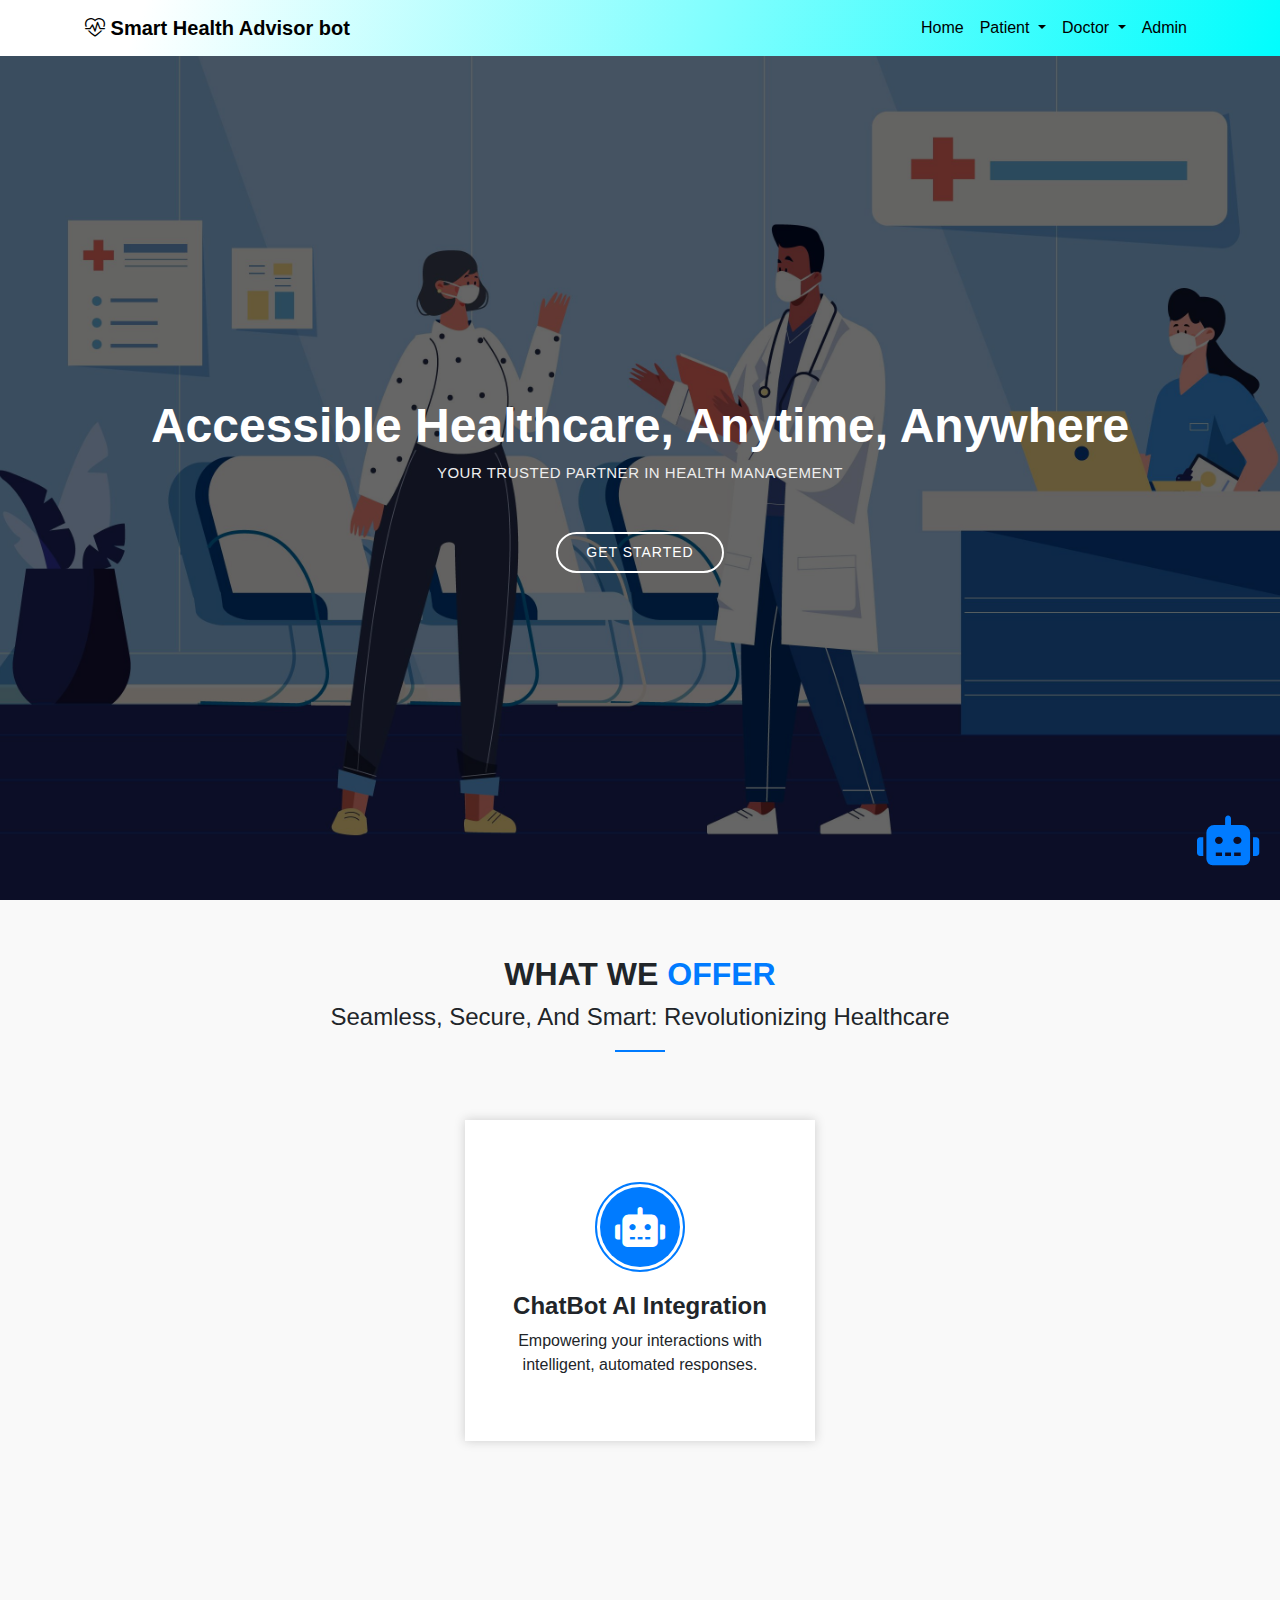
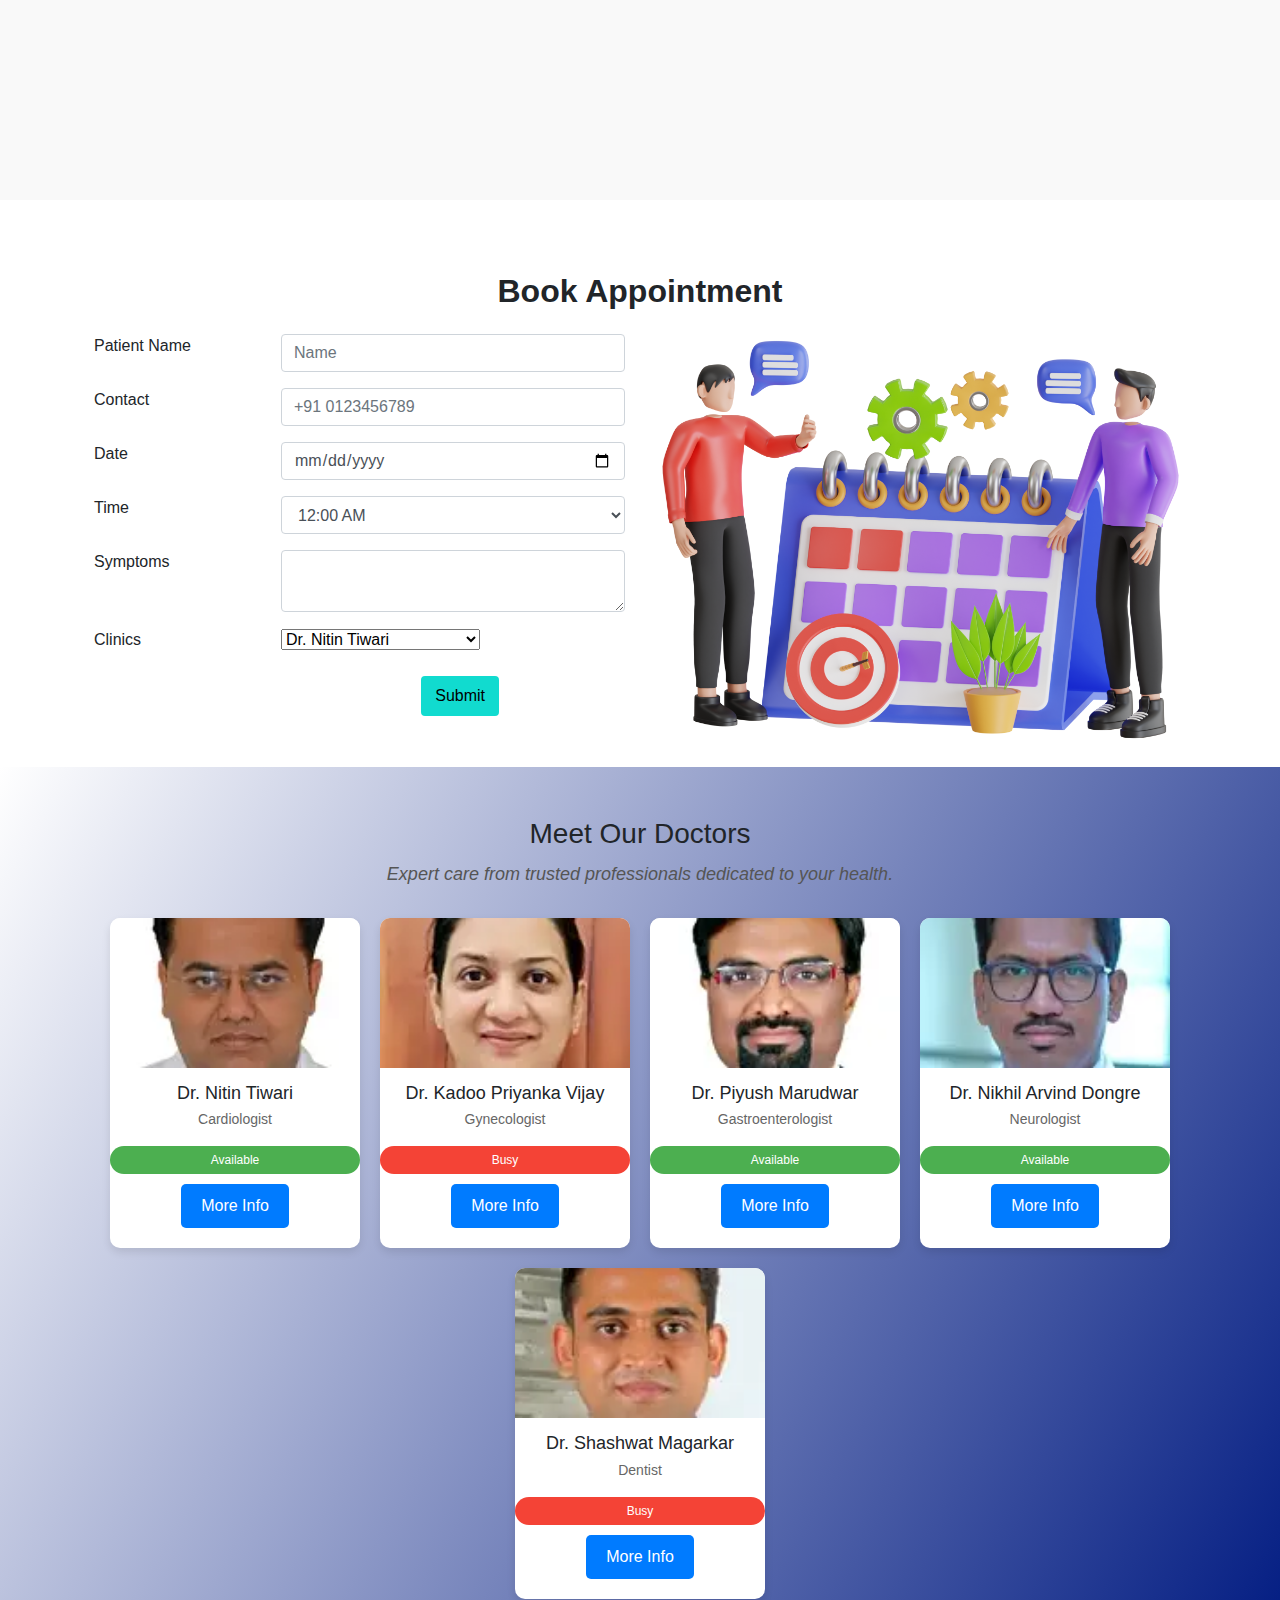
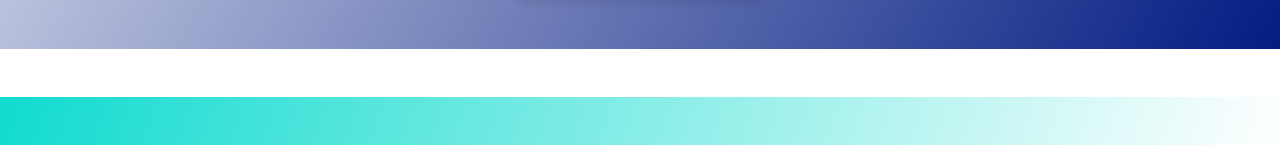
<file: app/static/index1.html>
<!doctype html>
<html lang="en">
<head>
    <title></title>
    <!-- Required meta tags -->
    <meta charset="utf-8">
    <meta name="viewport" content="width=device-width, initial-scale=1, shrink-to-fit=no">
    <link rel="icon" href="favicon.ico" type="image/x-icon">
    <!-- For PNG format -->
    <!-- <link rel="icon" href="img/logo.png" type="image/png"> -->
    <link rel="stylesheet" href="main.css">

    <!-- Bootstrap CSS -->
    <link rel="stylesheet" href="https://stackpath.bootstrapcdn.com/bootstrap/4.3.1/css/bootstrap.min.css" integrity="sha384-ggOyR0iXCbMQv3Xipma34MD+dH/1fQ784/j6cY/iJTQUOhcWr7x9JvoRxT2MZw1T" crossorigin="anonymous">
    <link rel="stylesheet" href="https://cdnjs.cloudflare.com/ajax/libs/font-awesome/6.0.0-beta3/css/all.min.css">
       <!-- Bootstrap Icons -->
    <link href="https://cdn.jsdelivr.net/npm/bootstrap-icons@1.11.3/font/bootstrap-icons.css" rel="stylesheet">

</head>
<body>
    <nav class="navbar navbar-expand-lg nav-back fixed-top" id="mainNav"> 
        
        <div class="container">
            <a class="navbar-brand" href="index.html">
            <!-- <i class="bi bi-robot text-primary me-2" style="font-size: 1.2rem;"></i> -->
                 <i class="bi bi-heart-pulse healthcare-icon"></i>
                <b><span>Smart Health Advisor bot</span></b>
            </a>
            <button class="navbar-toggler navbar-toggler-right" type="button"
            data-toggle="collapse" data-target="#navbarResponsive" 
            aria-controls="navbarResponsive" aria-expanded="false" 
            aria-label="Toggle navigation">
                <i class="fas fa-syringe fa-2x"></i>
            </button>
            <div class="collapse navbar-collapse" id="navbarResponsive">
                <ul class="navbar-nav ml-auto">
                    <li class="nav-item"><a class="nav-link" href="index.html">Home</a></li>
                    <li class="nav-item dropdown">
                        <a class="nav-link dropdown-toggle" href="#" id="navbarDropdownPatient" role="button" aria-haspopup="true" aria-expanded="false">
                            Patient
                        </a>
                        <div class="dropdown-menu" aria-labelledby="navbarDropdownPatient">
                            <a class="dropdown-item" href="patient_auth/login.html">Login</a>
                            <a class="dropdown-item" href="patient_auth/signup.html">Sign Up</a>
                        </div>
                    </li>
                    <li class="nav-item dropdown">
                        <a class="nav-link dropdown-toggle" href="#" id="navbarDropdownDoctor" role="button" aria-haspopup="true" aria-expanded="false">
                            Doctor
                        </a>
                        <div class="dropdown-menu" aria-labelledby="navbarDropdownDoctor">
                            <a class="dropdown-item" href="#">Login</a>
                            <a class="dropdown-item" href="#">Sign Up</a>
                        </div>
                    </li>
                    <li class="nav-item"><a class="nav-link" href="Appoint_Manage/admin-login.html">Admin</a></li>
                    <!-- <li class="nav-item"><a class="nav-link" href="team.html">Our Team</a></li> -->
                </ul>
            </div>
        </div>
    </nav>
    
   
    <!-- End Header -->    

    <div id="chatbot-container">
        <div id="chatbot-icon" onclick="toggleIframe()">
            <i class="fas fa-robot"></i>
        </div>
        <div id="chatbot-iframe" class="hidden">
            <button id="close-btn" onclick="closeIframe()">
                <i class="fas fa-times"></i>
            </button>
            <iframe width="350" height="430" allow="microphone;" src="https://console.dialogflow.com/api-client/demo/embedded/74caca84-8445-4822-8771-140fe03da8f0"></iframe>
        </div>
    </div>

    <!-- ======= Hero Section ======= -->
    <section id="hero" class="d-flex align-items-center">
        <div class="container text-center position-relative">
            <h1>Accessible Healthcare, Anytime, Anywhere</h1>
            <h2>Your Trusted Partner in Health Management</h2>

            <a href="#services" class="main-btn">Get Started</a>
        </div>
    </section>
    <!-- End Hero -->
<!-- What we offer section -->
<section class="we-offer-area text-center bg-gray">
    <div class="container">
        <div class="row">
            <div class="col-md-12">
                <div class="site-heading text-center" id="services">
                    <h2>What we <span>Offer</span></h2>
                    <h4>Seamless, Secure, and Smart: Revolutionizing Healthcare</h4>
                </div>
            </div>
        </div>
            <div class="row our-offer-items less-carousel justify-content-center">
                <!-- Single Item -->
                <div class="col-md-4 col-sm-6 equal-height">
                    <a class="offer-link" href="https://ai-health-indol.vercel.app/" target="" rel="noopener noreferrer">
                        <div class="item">
                            <i class="fas fa-robot"></i>
                            <h4>ChatBot AI Integration</h4>
                            <p>
                                Empowering your interactions with intelligent, automated responses.
                            </p>
                        </div>
                    </a>
                </div>
                <!-- End Single Item -->
            </div>
    </div>
</section>
<!-- what we offer end -->
    <!-- Start Appointment Section -->
    <div class="container mt-4 p-4">
        <h2 class="text-center my-4"><b>Book Appointment</b></h2>
        <div class="row">
            <div class="col-md-6">
                <form id="appointment-form">
                    <div class="form-group row">
                        <label class="col-sm-4 col-lg-4">Patient Name</label>
                        <div class="col-sm-8 col-lg-8">
                            <input type="text" id="patient-name" class="form-control" placeholder="Name" required>
                        </div>
                    </div>
                    <div class="form-group row">
                        <label class="col-sm-4 col-lg-4">Contact</label>
                        <div class="col-sm-8 col-lg-8">
                            <input type="tel" id="contact" class="form-control" placeholder="+91 0123456789" required>
                        </div>
                    </div>
                    <div class="form-group row">
                        <label class="col-sm-4 col-lg-4">Date</label>
                        <div class="col-sm-8 col-lg-8">
                            <input type="date" id="date" class="form-control" required>
                        </div>
                    </div>
                    <div class="form-group row">
                        <label class="col-sm-4 col-lg-4">Time</label>
                        <div class="col-sm-8 col-lg-8">
                            <select id="time" class="form-control" required></select>
                        </div>
                    </div>
                    <div class="form-group row">
                        <label class="col-sm-4 col-lg-4">Symptoms</label>
                        <div class="col-sm-8 col-lg-8">
                            <textarea id="symptoms" class="form-control" required></textarea>
                        </div>
                    </div>
                    <div class="form-group row">
                        <label class="col-sm-4 col-lg-4">Clinics</label>
                        <div class="col-sm-8 col-lg-8">
                            <select name="doctors" id="clinics">Clinics
                                <option value="Dr. Nitin Tiwari">Dr. Nitin Tiwari</option>
                                <option value="Dr. Kadoo Priyanka Vijay">Dr. Kadoo Priyanka Vijay</option>
                                <option value="Dr. Piyush Marudwar">Dr. Piyush Marudwar</option>
                                <option value="Dr. Nikhil Arvind Dongre">Dr. Nikhil Arvind Dongre</option>
                                <option value="Dr. Shashwat Magarkar">Dr. Shashwat Magarkar</option>
                            </select>
                        </div>
                    </div>
                    <div class="form-group row justify-content-end">
                        <div class="col-sm-5">
                            <button type="submit" class="btn btn-form">Submit</button>
                        </div>
                    </div>
                </form>
            </div>
            <div class="col-md-6 d-flex align-items-center justify-content-center">
                <img src="img/appoint.png" alt="Appointment Image" class="img-fluid">
            </div>
        </div>
    </div>
    
    

    <script>
        document.addEventListener('DOMContentLoaded', function() {
            const dateInput = document.getElementById('date');
            const today = new Date().toISOString().split('T')[0];
            dateInput.setAttribute('min', today);

            dateInput.addEventListener('change', populateTimeOptions);

            function populateTimeOptions() {
                const timeInput = document.getElementById('time');
                timeInput.innerHTML = '';

                const selectedDate = new Date(dateInput.value);
                const now = new Date();

                let startHour, startMinute;

                if (selectedDate.toDateString() === now.toDateString()) {
                    startHour = now.getHours();
                    startMinute = now.getMinutes();

                    if (startMinute > 0 && startMinute <= 30) {
                        startMinute = 30;
                    } else if (startMinute > 30) {
                        startMinute = 0;
                        startHour += 1;
                    }
                } else {
                    startHour = 0;
                    startMinute = 0;
                }

                for (let hour = startHour; hour < 24; hour++) {
                    for (let minutes = (hour === startHour ? startMinute : 0); minutes < 60; minutes += 30) {
                        const option = document.createElement('option');
                        const period = hour < 12 ? 'AM' : 'PM';
                        const hour12 = hour % 12 === 0 ? 12 : hour % 12;
                        const formattedHour = hour12.toString().padStart(2, '0');
                        const formattedMinutes = minutes.toString().padStart(2, '0');
                        option.value = `${formattedHour}:${formattedMinutes} ${period}`;
                        option.textContent = `${formattedHour}:${formattedMinutes} ${period}`;
                        timeInput.appendChild(option);
                    }
                }
            }

            populateTimeOptions();
        });

        document.getElementById('appointment-form').addEventListener('submit', function(event) {
            event.preventDefault();
            
            const patientName = document.getElementById('patient-name').value;
            const contact = document.getElementById('contact').value;
            const date = document.getElementById('date').value;
            const time = document.getElementById('time').value;
            const symptoms = document.getElementById('symptoms').value;
            const clinics = document.getElementById('clinics').value;

            const appointments = JSON.parse(localStorage.getItem('appointments')) || [];
            const conflictingAppointment = appointments.find(appointment => appointment.date === date && appointment.time === time);

            if (conflictingAppointment) {
                alert('This slot is not available.');
                return;
            }

            const appointment = { id: Date.now(), patientName, contact, date, time, symptoms, clinics};

            appointments.push(appointment);
            localStorage.setItem('appointments', JSON.stringify(appointments));

            document.getElementById('appointment-form').reset();
            alert('Your appointment has been successfully booked.');
            document.getElementById('appointment-form').reset();
        });
    </script>
<!-- End Appointment Section -->

<!-- Doctor Section -->
<div class="available-doctors-section">
    <b><h2>Meet Our Doctors</h2></b>
    <p class="tagline">Expert care from trusted professionals dedicated to your health.</p>
    <div class="doctor-cards-container">
      <!-- Doctor 1 -->
      <div class="doctor-card">
        <img src="img/doc1.webp" alt="Doctor Photo" class="doctor-photo">
        <h3>Dr. Nitin Tiwari</h3>
        <p>Cardiologist</p>
        <div class="availability-indicator available">Available</div>
        <button class="more-info-btn">More Info</button>
      </div>
      <!-- Doctor 2 -->
      <div class="doctor-card">
        <img src="img/doc2.webp" alt="Doctor Photo" class="doctor-photo">
        <h3>Dr. Kadoo Priyanka Vijay</h3>
        <p>Gynecologist</p>
        <div class="availability-indicator busy">Busy</div>
        <button class="more-info-btn">More Info</button>
      </div>
      <!-- Doctor 3 -->
      <div class="doctor-card">
        <img src="img/doc3.webp" alt="Doctor Photo" class="doctor-photo">
        <h3>Dr. Piyush Marudwar</h3>
        <p>Gastroenterologist</p>
        <div class="availability-indicator available">Available</div>
        <button class="more-info-btn">More Info</button>
      </div>
      <!-- Doctor 4 -->
      <div class="doctor-card">
        <img src="img/doc4.webp" alt="Doctor Photo" class="doctor-photo">
        <h3>Dr. Nikhil Arvind Dongre</h3>
        <p>Neurologist</p>
        <div class="availability-indicator available">Available</div>
        <button class="more-info-btn">More Info</button>
      </div>
      <!-- Doctor 5 -->
      <div class="doctor-card">
        <img src="img/doc5.webp" alt="Doctor Photo" class="doctor-photo">
        <h3>Dr. Shashwat Magarkar</h3>
        <p>Dentist</p>
        <div class="availability-indicator busy">Busy</div>
        <button class="more-info-btn">More Info</button>
      </div>
    </div>
  </div>
<!-- Doctor section End   -->
    <!-- Footer -->
    <footer class="footer py-4 mt-5">
        <div class="container">
            <!-- <div class="row align-items-center">
                <div class="col-lg-4 text-lg-left">Copyright © HealthBlock AppointAI <script>document.write(new Date().getFullYear())</script> </div>
                <div class="col-lg-4 my-3 my-lg-0">
                    <a class="btn btn-back btn-social mx-2" href="#!"><i class="fab fa-twitter"></i></a>
                    <a class="btn btn-back btn-social mx-2" href="#!"><i class="fab fa-facebook-f"></i></a>
                    <a class="btn btn-back btn-social mx-2" href="#!"><i class="fab fa-linkedin-in"></i></a>
                </div>
            </div> -->
        </div>
    </footer>

    <!-- Optional JavaScript -->
    <!-- jQuery first, then Popper.js, then Bootstrap JS -->
    <script src="https://code.jquery.com/jquery-3.3.1.slim.min.js" integrity="sha384-q8i/X+965DzO0rT7abK41JStQIAqVgRVzpbzo5smXKp4YfRvH+8abtTE1Pi6jizo" crossorigin="anonymous"></script>
    <script src="https://cdnjs.cloudflare.com/ajax/libs/popper.js/1.14.7/umd/popper.min.js" integrity="sha384-UO2eT0CpHqdSJQ6hJty5KVphtPhzWj9WO1clHTMGa3JDZwrnQq4sF86dIHNDz0W1" crossorigin="anonymous"></script>
    <script src="https://stackpath.bootstrapcdn.com/bootstrap/4.3.1/js/bootstrap.min.js" integrity="sha384-JjSmVgyd0p3pXB1rRibZUAYoIIy6OrQ6VrjIEaFf/nJGzIxFDsf4x0xIM+B07jRM" crossorigin="anonymous"></script>

    <script>
        document.addEventListener('DOMContentLoaded', function() {
            const dropdownToggles = document.querySelectorAll('.dropdown-toggle');

            dropdownToggles.forEach(toggle => {
                toggle.addEventListener('click', function(event) {
                    event.preventDefault();
                    const dropdownMenu = this.nextElementSibling;
                    const isOpen = dropdownMenu.classList.contains('show');

                    // Close all dropdowns
                    document.querySelectorAll('.dropdown-menu').forEach(menu => {
                        menu.classList.remove('show');
                    });

                    // Toggle the clicked dropdown
                    if (!isOpen) {
                        dropdownMenu.classList.add('show');
                    }
                });
            });

            // Close dropdowns if clicking outside
            document.addEventListener('click', function(event) {
                if (!event.target.closest('.dropdown')) {
                    document.querySelectorAll('.dropdown-menu').forEach(menu => {
                        menu.classList.remove('show');
                    });
                }
            });
        });
    </script>

    <script>
        function toggleIframe() {
    const iframe = document.getElementById('chatbot-iframe');
    const isVisible = iframe.style.display === 'block';
    
    if (isVisible) {
        iframe.style.display = 'none';
    } else {
        iframe.style.display = 'block';
    }
}

function closeIframe() {
    const iframe = document.getElementById('chatbot-iframe');
    iframe.style.display = 'none';
}

    </script>

</body>
</html>
</file>
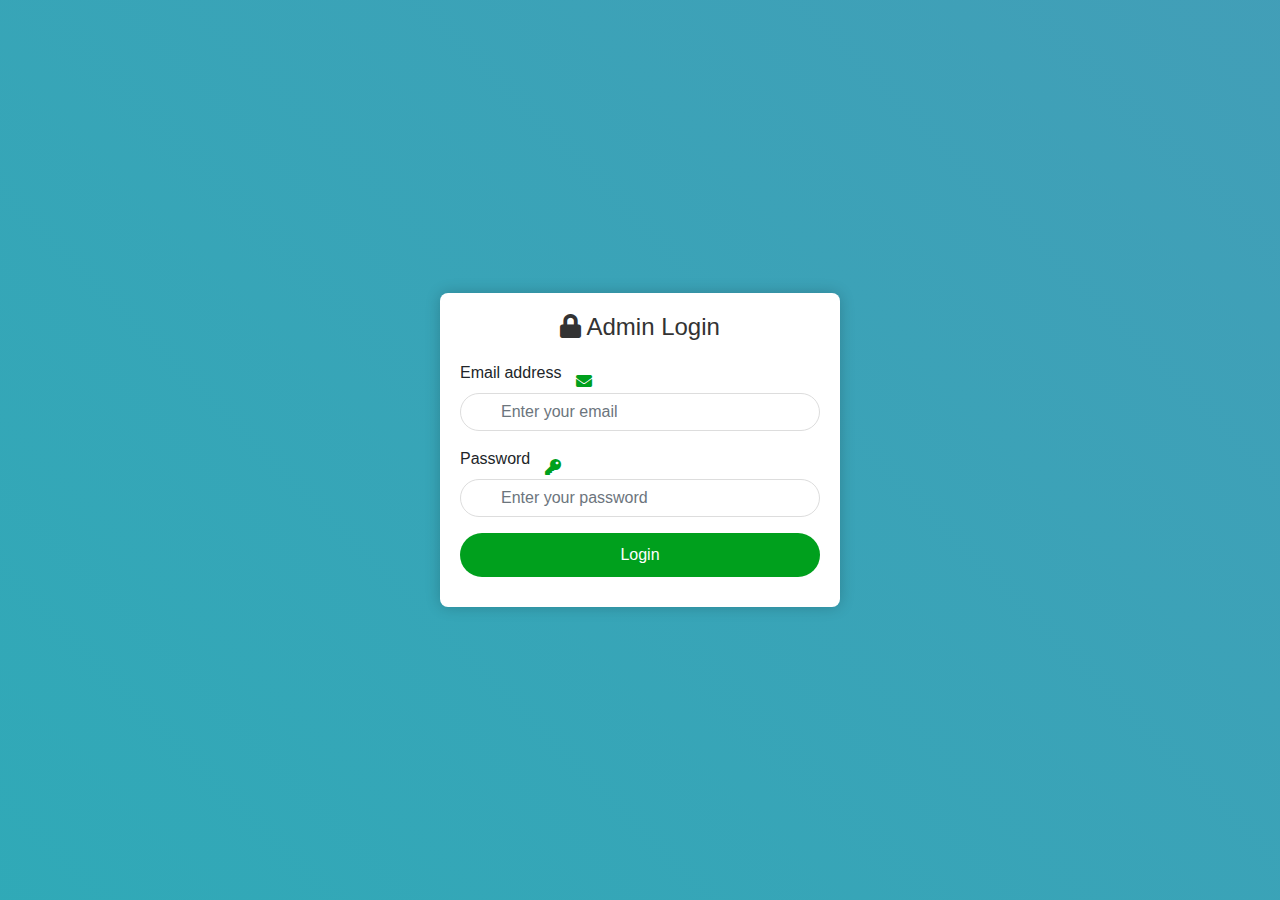
<file: app/static/Appoint_Manage/admin-login.html>
<!DOCTYPE html>
<html lang="en">
<head>
    <meta charset="UTF-8">
    <meta name="viewport" content="width=device-width, initial-scale=1.0">
    <title>Login - Admin Panel</title>
    <link rel="stylesheet" href="https://stackpath.bootstrapcdn.com/bootstrap/4.3.1/css/bootstrap.min.css">
    <link rel="stylesheet" href="https://cdnjs.cloudflare.com/ajax/libs/font-awesome/5.15.4/css/all.min.css">
    <style>
        body {
            background: linear-gradient(45deg,#1ab7b7, #618bb8);
            background-size: 400% 400%;
            animation: gradientAnimation 15s ease infinite;
            display: flex;
            justify-content: center;
            align-items: center;
            height: 100vh;
            margin: 0;
            font-family: 'Arial', sans-serif;
        }

        @keyframes gradientAnimation {
            0% { background-position: 0% 0%; }
            50% { background-position: 100% 100%; }
            100% { background-position: 0% 0%; }
        }

        .login-form {
            max-width: 400px;
            width: 100%;
            padding: 20px;
            background-color: #ffffff;
            border-radius: 8px;
            box-shadow: 0 0 15px rgba(0, 0, 0, 0.2);
        }

        .login-form h2 {
            margin-bottom: 20px;
            font-size: 24px;
            color: #333;
        }

        .form-control {
            border-radius: 25px;
            box-shadow: none;
            border: 1px solid #ddd;
        }

        .form-control:focus {
            border-color: #00a01d;
            box-shadow: 0 0 5px rgba(0, 160, 29, 0.5);
        }

        .btn-primary {
            border-radius: 25px;
            background-color: #00a01d;
            border: none;
            padding: 10px 20px;
        }

        .btn-primary:hover {
            background-color: #007bff;
        }

        .login-form .form-group i {
            position: absolute;
            margin-left: 15px;
            margin-top: 12px;
            color: #00a01d;
        }

        .login-form .form-control {
            padding-left: 40px;
        }

        .login-message {
            margin-top: 10px;
            font-size: 14px;
        }

        .login-message.error {
            color: red;
        }
    </style>
</head>
<body>
    <div class="login-form">
        <h2 class="text-center"><i class="fas fa-lock"></i> Admin Login</h2>
        <form id="login-form">
            <div class="form-group position-relative">
                <label for="email">Email address</label>
                <i class="fas fa-envelope"></i>
                <input type="email" class="form-control" id="email" placeholder="Enter your email" required>
            </div>
            <div class="form-group position-relative">
                <label for="password">Password</label>
                <i class="fas fa-key"></i>
                <input type="password" class="form-control" id="password" placeholder="Enter your password" required>
            </div>
            <button type="submit" class="btn btn-primary btn-block">Login</button>
            <div id="login-message" class="login-message"></div>
        </form>
    </div>

    <script>
        document.getElementById('login-form').addEventListener('submit', function(event) {
            event.preventDefault();
            const email = document.getElementById('email').value;
            const password = document.getElementById('password').value;

            if (email === 'yash@gmail.com' && password === 'yash@123') {
                window.location.href = 'admin-panel.html'; // Redirect to your admin panel
            } else {
                const message = document.getElementById('login-message');
                message.textContent = 'Incorrect email or password';
                message.classList.add('error');
            }
        });
    </script>
</body>
</html>
</file>
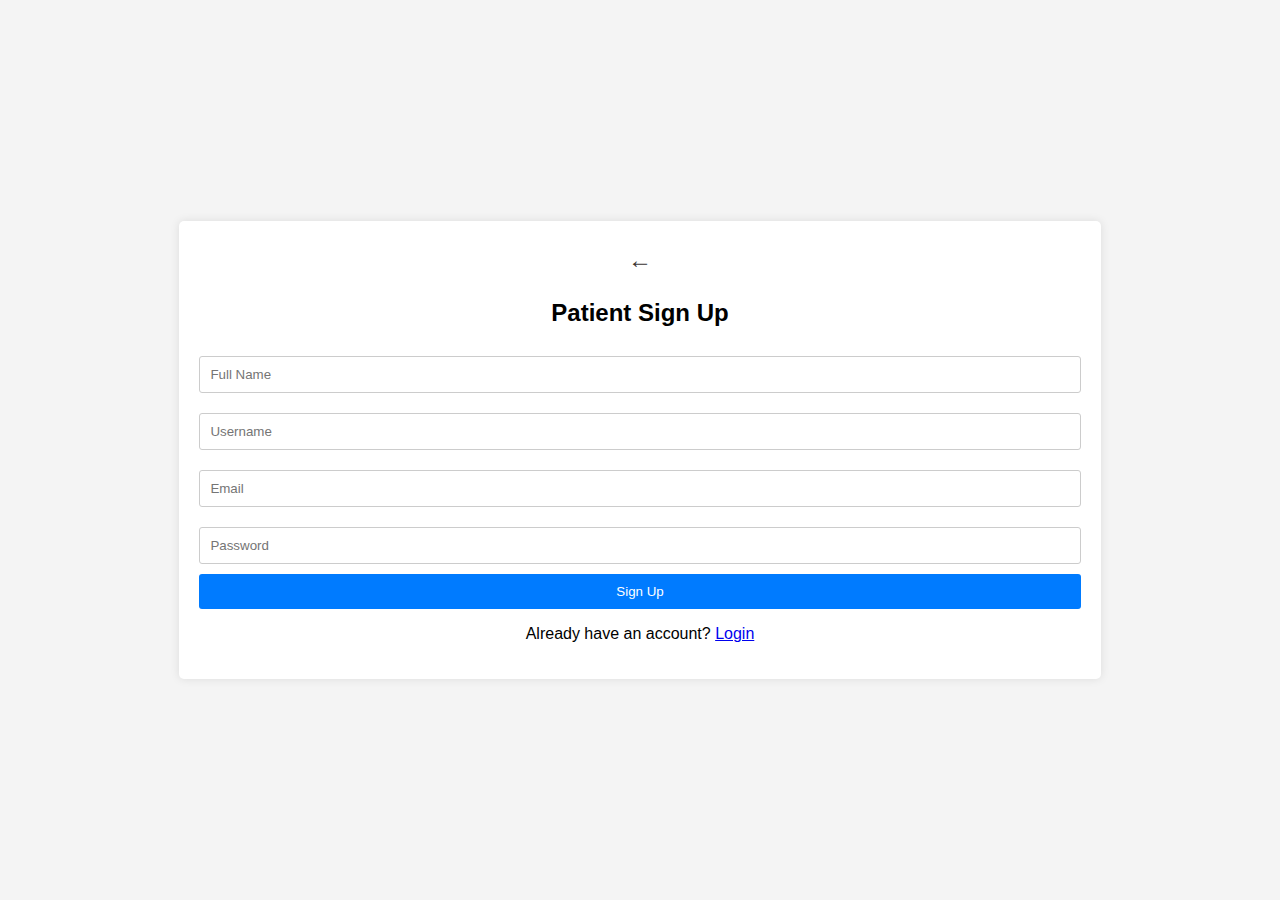
<file: app/static/patient_auth/signup.html>
<!DOCTYPE html>
<html lang="en">
<head>
    <meta charset="UTF-8">
    <meta name="viewport" content="width=device-width, initial-scale=1.0">
    <link rel="icon" href="img/logo.png" type="image/png">
    <title>Patient Signup</title>
    <style>
        body {
            font-family: Arial, sans-serif;
            background-color: #f4f4f4;
            margin: 0;
            padding: 0;
            display: flex;
            justify-content: center;
            align-items: center;
            height: 100vh;
        }
        .signup-container {
            background-color: #fff;
            padding: 20px;
            border-radius: 5px;
            box-shadow: 0 0 10px rgba(0, 0, 0, 0.1);
            text-align: center;
        }
        input[type="text"],
        input[type="email"],
        input[type="password"] {
            width: 100%;
            padding: 10px;
            margin: 10px 0;
            border: 1px solid #ccc;
            border-radius: 3px;
            box-sizing: border-box;
        }
        button {
            width: 100%;
            padding: 10px;
            background-color: #007bff;
            color: #fff;
            border: none;
            border-radius: 3px;
            cursor: pointer;
        }
        button:hover {
            background-color: #0056b3;
        }
        .home-button {
            top: 0px;
            left: -140px;
            background-color: transparent;
            color: #3b3535;
            padding: 5px 10px;
            border: none;
            border-radius: 3px;
            cursor: pointer;
            font-size: 24px;
        }
        .home-button:hover{
            background-color: transparent;
        }
    </style>
</head>
<body>
    <div class="signup-container">
        <button class="home-button" onclick="window.location.href='../index.html'">&larr;</button>
        <h2>Patient Sign Up</h2>  
        <form action="signup_process.php" method="POST">
            <input type="text" name="fullname" placeholder="Full Name" required>
            <input type="text" name="username" placeholder="Username" required>
            <input type="email" name="email" placeholder="Email" required>
            <input type="password" name="password" placeholder="Password" required>
            <button type="submit">Sign Up</button>
        </form>
        <p>Already have an account? <a href="login.html">Login</a></p>
    </div>
</body>
</html>
</file>
<file: app/static/main.css>
body{
    font-family: 'Roboto', sans-serif;
  }
  /*--------------------------------------------------------------
  # Navigation Menu
  --------------------------------------------------------------*/
  .nav-back{
    background: linear-gradient(109.6deg, rgb(255, 255, 255) 11.2%, rgb(0, 253, 253) 100.2%);
    color: #000000;
  }
  .navbar-brand{
    color: #000000;
  }
  .navbar-brand:hover{
    color: #187c0d;
  }
  .nav-link{
    color: #000;
  }
  .nav-link:hover{
    color:#0a0d54;
  }
  .navbar-toggler{
    outline: none!important;
  }
  
     
   
  /*--------------------------------------------------------------
  # Hero Section
  --------------------------------------------------------------*/
  #hero {
      width: 100%;
      height: 80vh;
      background: url("bg1.jpg") center center;
      background-size: cover;
      position: relative;
    }
    
    #hero .container {
      padding-top: 80px;
    }
    
    #hero:before {
      content: "";
      background: rgba(0, 0, 0, 0.6);
      position: absolute;
      bottom: 0;
      top: 0;
      left: 0;
      right: 0;
    }
    
    #hero h1 {
      margin: 0 0 10px 0;
      font-size: 48px;
      font-weight: 700;
      line-height: 56px;
      color: #fff;
    }
    
    #hero h2 {
      color: #eee;
      margin-bottom: 40px;
      font-size: 15px;
      font-weight: 500;
      font-family: "Open Sans", sans-serif;
      letter-spacing: 0.5px;
      text-transform: uppercase;
    }
    
    .main-btn {
      font-family: "Poppins", sans-serif;
      text-transform: uppercase;
      font-weight: 500;
      font-size: 14px;
      letter-spacing: 1px;
      display: inline-block;
      padding: 8px 28px;
      border-radius: 50px;
      transition: 0.5s;
      margin: 10px;
      border: 2px solid #fff;
      color: #fff;
    }
    
     .main-btn:hover {
      background: #11dbcf;
      border: 2px solid #11dbcf;
      text-decoration: none;
      color:#fff;
    }
   .form-group .btn-form{
    background: #11dbcf;
    border: 2px solid #11dbcf;
    text-decoration: none;
    color:#000;
   }
   
   .dropdown:hover .dropdown-menu {
    display: block;
}
  
#book-appointment img {
  max-width: 100%;
  height: auto;
  margin-top: 20px; /* Adjust as needed */
}   
    .footer {
        text-align: center;
        font-size: 0.9rem;
        background: linear-gradient(109.6deg, #11dbcf, rgb(255, 255, 255) 100.2%);
      }
      .footer .btn-back{
        background: #fff;
        color: #00d9ff;
      }
      .footer .text{
        color: #000;
      }
      
  /*--------------------------------------------------------------
  # Doctor Section
  --------------------------------------------------------------*/
  .available-doctors-section {
    text-align: center;
    padding: 50px 20px;
    background: linear-gradient(120deg, #ffffff 0%, #021c82 100%);
  }
  
  .available-doctors-section h2 {
    font-size: 28px;
    margin-bottom: 10px;
  }
  
  .tagline {
    font-size: 18px;
    color: #555;
    margin-bottom: 30px;
    font-style: italic;
  }
  
  .doctor-cards-container {
    display: flex;
    flex-wrap: wrap;
    justify-content: center;
    gap: 20px;
  }
  
  .doctor-card {
    background: #fff;
    border-radius: 10px;
    overflow: hidden;
    box-shadow: 0 4px 8px rgba(0, 0, 0, 0.1);
    width: 250px;
    text-align: center;
    transition: transform 0.3s ease, box-shadow 0.3s ease;
  }
  
  .doctor-card:hover {
    transform: translateY(-10px);
    box-shadow: 0 8px 16px rgba(0, 0, 0, 0.2);
  }
  
  .doctor-photo {
    width: 100%;
    height: 150px;
    object-fit: cover;
  }
  
  .doctor-card h3 {
    margin: 15px 0 5px;
    font-size: 18px;
  }
  
  .doctor-card p {
    color: #666;
    font-size: 14px;
  }
  
  .availability-indicator {
    margin: 10px 0;
    padding: 5px 10px;
    border-radius: 20px;
    font-size: 12px;
  }
  
  .availability-indicator.available {
    background-color: #4CAF50; /* Green */
    color: white;
    animation: pulse 1.5s infinite;
  }
  
  .availability-indicator.busy {
    background-color: #f44336; /* Red */
    color: white;
  }
  
  .more-info-btn {
    background-color: #007bff;
    border: none;
    color: white;
    padding: 10px 20px;
    margin-bottom: 20px;
    cursor: pointer;
    border-radius: 5px;
    transition: background-color 0.3s ease;
  }
  
  .more-info-btn:hover {
    background-color: #0056b3;
  }
  
  @keyframes pulse {
    0% { opacity: 0.7; }
    50% { opacity: 1; }
    100% { opacity: 0.7; }
  }
  

  /*--------------------------------------------------------------
  # What we offer
  --------------------------------------------------------------*/

  section {
    padding: 60px 0;
    min-height: 100vh;
}
a, a:hover, a:focus, a:active {
    text-decoration: none;
    outline: none;
}
ul {
    margin: 0;
    padding: 0;
    list-style: none;
}.bg-gray {
    background-color: #f9f9f9;
}

.site-heading h2 {
  display: block;
  font-weight: 700;
  margin-bottom: 10px;
  text-transform: uppercase;
}

.site-heading h2 span {
  color:#007bff;
}

.site-heading h4 {
  display: inline-block;
  padding-bottom: 20px;
  position: relative;
  text-transform: capitalize;
  z-index: 1;
}

.site-heading h4::before {
  background:#007bff none repeat scroll 0 0;
  bottom: 0;
  content: "";
  height: 2px;
  left: 50%;
  margin-left: -25px;
  position: absolute;
  width: 50px;
}

.site-heading {
  margin-bottom: 60px;
  overflow: hidden;
  margin-top: -5px;
}

.carousel-shadow .owl-stage-outer {
  margin: -15px -15px 0;
  padding: 15px;
}

.we-offer-area .our-offer-carousel .owl-dots .owl-dot span {
  background: #ffffff none repeat scroll 0 0;
  border: 2px solid;
  height: 15px;
  margin: 0 5px;
  width: 15px;
}

.we-offer-area .our-offer-carousel .owl-dots .owl-dot.active span {
  background: #00a01d none repeat scroll 0 0;
  border-color: #00a01d;
}

.we-offer-area .item {
  background: #ffffff none repeat scroll 0 0;
  border-left: 2px solid #00a01d;
  -moz-box-shadow: 0 0 10px #cccccc;
  -webkit-box-shadow: 0 0 10px #cccccc;
  -o-box-shadow: 0 0 10px #cccccc;
  box-shadow: 0 0 10px #cccccc;
  overflow: hidden;
  padding: 30px;
  position: relative;
  z-index: 1;
}

.we-offer-area.text-center .item {
  background: #ffffff none repeat scroll 0 0;
  border: medium none;
  padding: 67px 40px 64px;
}

.we-offer-area.text-center .item i {
  background: #007bff none repeat scroll 0 0;
  -webkit-border-radius: 50%;
  -moz-border-radius: 50%;
  border-radius: 50%;
  color: #ffffff;
  font-size: 40px;
  height: 80px;
  line-height: 80px;
  position: relative;
  text-align: center;
  width: 80px;
  z-index: 1;
  transition: all 0.35s ease-in-out;
  -webkit-transition: all 0.35s ease-in-out;
  -moz-transition: all 0.35s ease-in-out;
  -ms-transition: all 0.35s ease-in-out;
  -o-transition: all 0.35s ease-in-out;
  margin-bottom: 25px;
}

.we-offer-area.text-center .item i::after {
  border: 2px solid #007bff;
  -webkit-border-radius: 50%;
  -moz-border-radius: 50%;
  border-radius: 50%;
  content: "";
  height: 90px;
  left: -5px;
  position: absolute;
  top: -5px;
  width: 90px;
  z-index: -1;
  transition: all 0.35s ease-in-out;
  -webkit-transition: all 0.35s ease-in-out;
  -moz-transition: all 0.35s ease-in-out;
  -ms-transition: all 0.35s ease-in-out;
  -o-transition: all 0.35s ease-in-out;
}

.we-offer-area.item-border-less .item {
  border: medium none;
}

.we-offer-area .our-offer-items.less-carousel .equal-height {
  margin-bottom: 30px;
}

.we-offer-area .offer-link {
  display: block;
  text-decoration: none;
  color: inherit;
}

.we-offer-area.item-border-less .item .number {
  font-family: "Poppins",sans-serif;
  font-size: 50px;
  font-weight: 900;
  opacity: 0.1;
  position: absolute;
  right: 30px;
  top: 30px;
}

.our-offer-carousel.center-active .owl-item:nth-child(2n) .item,
.we-offer-area.center-active .single-item:nth-child(2n) .item {
  background: #4be1ec none repeat scroll 0 0;
}

.our-offer-carousel.center-active .owl-item:nth-child(2n) .item i,
.our-offer-carousel.center-active .owl-item:nth-child(2n) .item h4,
.our-offer-carousel.center-active .owl-item:nth-child(2n) .item p,
.we-offer-area.center-active .single-item:nth-child(2n) .item i,
.we-offer-area.center-active .single-item:nth-child(2n) .item h4,
.we-offer-area.center-active .single-item:nth-child(2n) .item p {
  color: #ffffff;
}

.we-offer-area .item i {
  color: #007bff;
  display: inline-block;
  font-size: 60px;
  margin-bottom: 20px;
}

.we-offer-area .item h4 {
  font-weight: 600;
  text-transform: capitalize;
}

.we-offer-area .item p {
  margin: 0;
}

.we-offer-area .item i,
.we-offer-area .item h4,
.we-offer-area .item p {
  transition: all 0.35s ease-in-out;
  -webkit-transition: all 0.35s ease-in-out;
  -moz-transition: all 0.35s ease-in-out;
  -ms-transition: all 0.35s ease-in-out;
  -o-transition: all 0.35s ease-in-out;
}

.we-offer-area .item::after {
  background: #007bff none repeat scroll 0 0;
  content: "";
  height: 100%;
  left: -100%;
  position: absolute;
  top: 0;
  transition: all 0.35s ease-in-out;
  -webkit-transition: all 0.35s ease-in-out;
  -moz-transition: all 0.35s ease-in-out;
  -ms-transition: all 0.35s ease-in-out;
  -o-transition: all 0.35s ease-in-out;
  width: 100%;
  z-index: -1;
}

.we-offer-area .item:hover::after {
  left: 0;
}

.we-offer-area .item:hover i,
.we-offer-area .item:hover h4,
.we-offer-area .item:hover p {
  color: #ffffff !important;
}

.we-offer-area.text-center .item:hover i::after {
  border-color: #ffffff !important;
}

.we-offer-area.text-center .item:hover i {
  background-color: #ffffff !important;
  color: #007bff !important;
}

.we-offer-area.text-left .item i {
  background: #007bff none repeat scroll 0 0;
  -webkit-border-radius: 50%;
  -moz-border-radius: 50%;
  border-radius: 50%;
  color: #ffffff;
  display: inline-block;
  font-size: 60px;
  height: 100px;
  line-height: 100px;
  margin-bottom: 30px;
  position: relative;
  width: 100px;
  z-index: 1;
  text-align: center;
}

.we-offer-area.text-left .item i::after {
  border: 2px solid #007bff;
  -webkit-border-radius: 50%;
  -moz-border-radius: 50%;
  border-radius: 50%;
  content: "";
  height: 120px;
  left: -10px;
  position: absolute;
  top: -10px;
  width: 120px;
}

/* Chatbot Icon and Iframe Styles */
#chatbot-container {
  position: fixed;
  right: 20px;
  bottom: 20px;
  z-index: 1000; /* Ensure it’s on top of other content */
}

#chatbot-icon {
  cursor: pointer;
  font-size: 50px; /* Adjust the icon size as needed */
  color: #007bff; /* Adjust the color as needed */
  transition: transform 0.3s ease;
}

#chatbot-icon:hover {
  transform: scale(1.1); /* Slightly enlarge the icon on hover */
}

#chatbot-iframe {
  display: none; /* Hide iframe initially */
  position: fixed; /* Use fixed positioning to stay in place */
  bottom: 0;
  right: 0;
  width: 350px; /* Set a fixed width */
  height: 430px; /* Set a fixed height */
  border: 1px solid #ddd;
  border-radius: 8px;
  background-color: white;
  box-shadow: 0 0 10px rgba(0, 0, 0, 0.1);
  z-index: 1001; /* Ensure iframe is above the icon */
  overflow: hidden; /* Hide any overflow */
  transition: all 0.3s ease; /* Smooth transition for opening and closing */
}

#chatbot-iframe iframe {
  width: 100%;
  height: 100%;
  border: none; /* Remove default border */
}

#close-btn {
  position: absolute;
  top: 10px;
  right: 10px;
  background: none;
  border: none;
  cursor: pointer;
  font-size: 24px; /* Adjust size as needed */
  color: #898484; /* Adjust color as needed */
  transition: color 0.3s ease;
}

#close-btn:hover {
  color: #007bff; /* Change color on hover */
}

#close-btn i {
  margin: 0;
}
</file>
